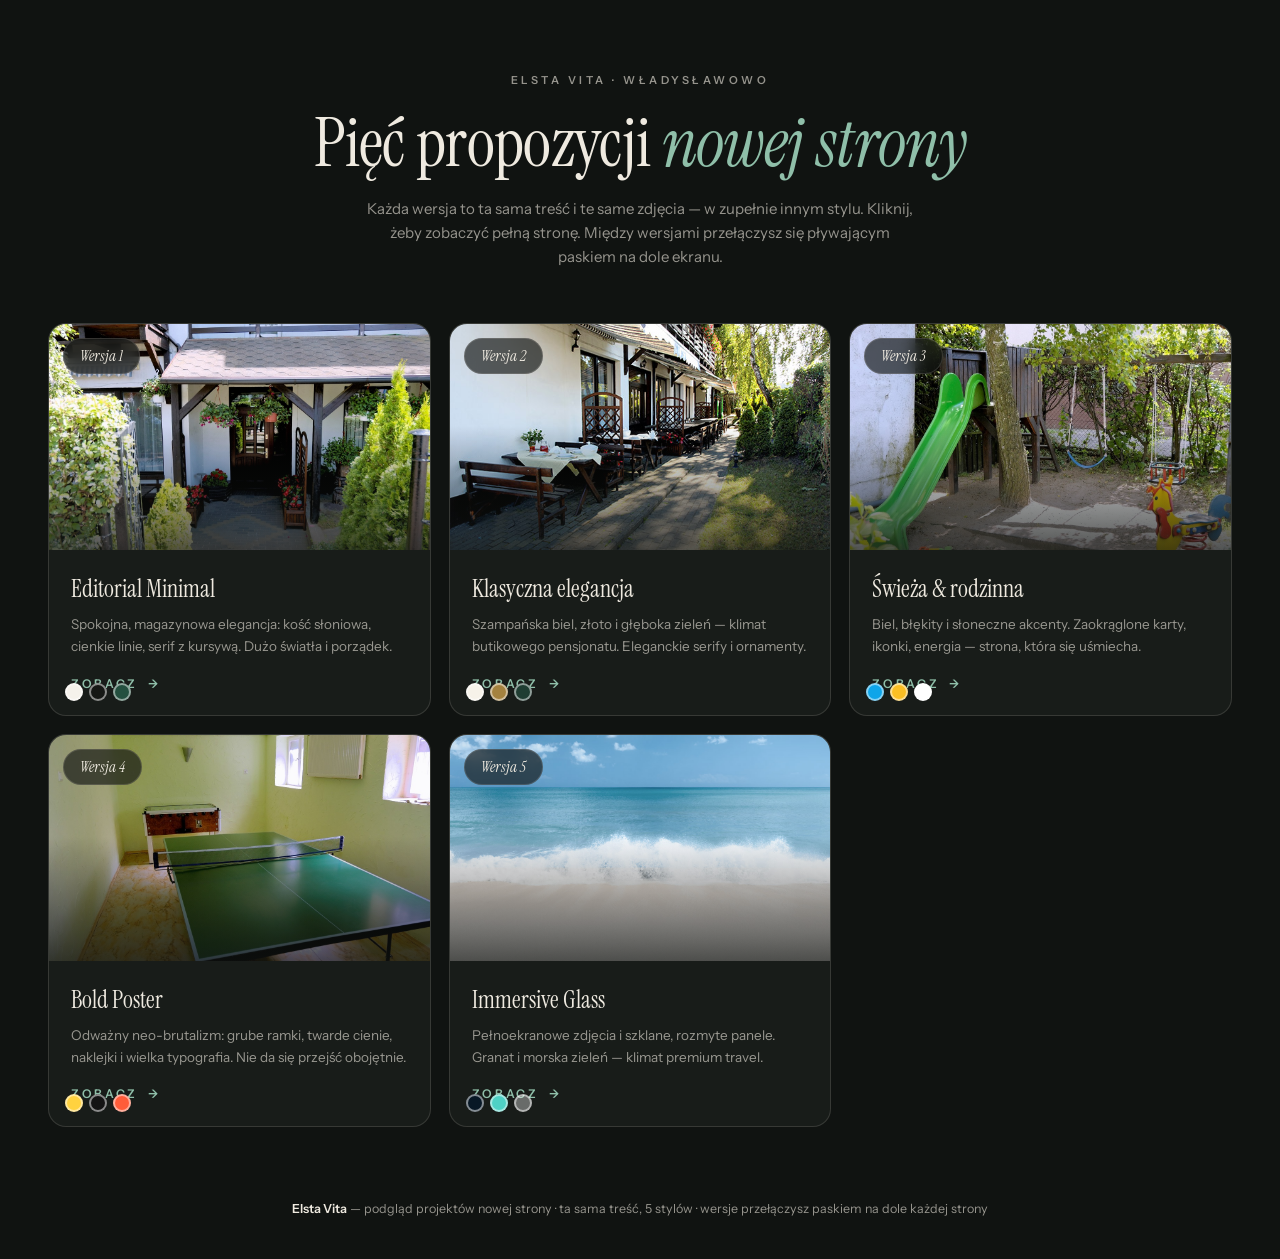
<file: index.html>
<!doctype html>
<html lang="pl">
<head>
  <meta charset="UTF-8">
  <meta name="viewport" content="width=device-width, initial-scale=1.0">
  <title>Elsta Vita — wybierz wersję strony</title>
  <meta name="description" content="5 propozycji nowej strony Elsta Vita — wybierz wersję do podglądu.">
  <link rel="icon" type="image/png" href="images/misc/logo.png">
  <link rel="preconnect" href="https://fonts.googleapis.com">
  <link rel="preconnect" href="https://fonts.gstatic.com" crossorigin>
  <link href="https://fonts.googleapis.com/css2?family=Instrument+Serif:ital@0;1&family=Instrument+Sans:wght@400;500;600&display=swap" rel="stylesheet">
  <style>
    :root{
      --bg:#101311; --card:#181c19; --txt:#efeae0; --mut:rgba(239,234,224,.6);
      --ln:rgba(239,234,224,.14); --ease:cubic-bezier(.22,1,.36,1);
      --serif:"Instrument Serif",Georgia,serif; --sans:"Instrument Sans",system-ui,sans-serif;
    }
    *{margin:0;padding:0;box-sizing:border-box}
    body{font-family:var(--sans);background:var(--bg);color:var(--txt);font-size:16px;line-height:1.6;-webkit-font-smoothing:antialiased;min-height:100svh}
    img{max-width:100%;display:block}
    a{color:inherit;text-decoration:none}
    .wrap{width:min(1240px,calc(100% - clamp(32px,8vw,96px)));margin-inline:auto;padding:clamp(44px,8vh,90px) 0 clamp(50px,8vh,80px)}
    header{text-align:center;margin-bottom:clamp(36px,6vh,64px)}
    header .eyebrow{font-size:11px;font-weight:600;letter-spacing:.32em;text-transform:uppercase;color:var(--mut);display:block;margin-bottom:18px}
    header h1{font-family:var(--serif);font-weight:400;font-size:clamp(34px,6.5vw,68px);line-height:1.05;letter-spacing:-.01em}
    header h1 em{font-style:italic;color:#8fbfa9}
    header p{color:var(--mut);max-width:560px;margin:18px auto 0;font-size:15px}
    .grid{display:grid;grid-template-columns:repeat(3,1fr);gap:18px}
    .card{background:var(--card);border:1px solid var(--ln);border-radius:18px;overflow:hidden;display:flex;flex-direction:column;transition:transform .35s var(--ease),border-color .35s;position:relative}
    .card:hover{transform:translateY(-6px);border-color:rgba(239,234,224,.35)}
    .card .ph{position:relative;aspect-ratio:16/9.5;overflow:hidden}
    .card .ph img{width:100%;height:100%;object-fit:cover;transition:transform .7s var(--ease)}
    .card:hover .ph img{transform:scale(1.06)}
    .card .ph::after{content:"";position:absolute;inset:0;background:linear-gradient(to top,rgba(16,19,17,.72),transparent 55%)}
    .card .num{position:absolute;top:14px;left:14px;z-index:2;font-family:var(--serif);font-style:italic;font-size:15px;background:rgba(16,19,17,.65);border:1px solid var(--ln);backdrop-filter:blur(8px);border-radius:100px;padding:5px 16px}
    .card .swatches{position:absolute;bottom:14px;left:16px;z-index:2;display:flex;gap:6px}
    .card .swatches i{width:18px;height:18px;border-radius:50%;border:2px solid rgba(255,255,255,.5)}
    .card .body{padding:20px 22px 22px;display:flex;flex-direction:column;flex:1}
    .card h2{font-family:var(--serif);font-weight:400;font-size:24px;margin-bottom:6px}
    .card p{font-size:13.5px;color:var(--mut);flex:1}
    .card .go{margin-top:16px;display:inline-flex;align-items:center;gap:10px;font-size:12px;font-weight:600;letter-spacing:.22em;text-transform:uppercase;color:#8fbfa9}
    .card .go span{transition:transform .3s var(--ease)}
    .card:hover .go span{transform:translateX(6px)}
    .card>a.cover{position:absolute;inset:0;z-index:3}
    footer{text-align:center;font-size:12.5px;color:var(--mut);padding-bottom:40px}
    footer b{color:var(--txt);font-weight:600}
    @media(max-width:980px){.grid{grid-template-columns:1fr 1fr}}
    @media(max-width:640px){.grid{grid-template-columns:1fr}}
  </style>
</head>
<body>
  <div class="wrap">
    <header>
      <span class="eyebrow">Elsta Vita · Władysławowo</span>
      <h1>Pięć propozycji <em>nowej strony</em></h1>
      <p>Każda wersja to ta sama treść i te same zdjęcia — w zupełnie innym stylu. Kliknij, żeby zobaczyć pełną stronę. Między wersjami przełączysz się pływającym paskiem na dole ekranu.</p>
    </header>

    <div class="grid">
      <article class="card">
        <div class="ph"><img src="images/gallery/DSC_5331_DxO-1280x720.jpg" alt="Wersja 1 — Editorial Minimal"></div>
        <span class="num">Wersja 1</span>
        <span class="swatches"><i style="background:#f5f2eb"></i><i style="background:#161815"></i><i style="background:#24503f"></i></span>
        <div class="body">
          <h2>Editorial Minimal</h2>
          <p>Spokojna, magazynowa elegancja: kość słoniowa, cienkie linie, serif z kursywą. Dużo światła i porządek.</p>
          <span class="go">Zobacz <span>→</span></span>
        </div>
        <a class="cover" href="w1.html" aria-label="Zobacz wersję 1"></a>
      </article>

      <article class="card">
        <div class="ph"><img src="images/bar/02.jpg" alt="Wersja 2 — Dark Luxury"></div>
        <span class="num">Wersja 2</span>
        <span class="swatches"><i style="background:#f6f2e9"></i><i style="background:#a4823f"></i><i style="background:#1f3d32"></i></span>
        <div class="body">
          <h2>Klasyczna elegancja</h2>
          <p>Szampańska biel, złoto i głęboka zieleń — klimat butikowego pensjonatu. Eleganckie serify i ornamenty.</p>
          <span class="go">Zobacz <span>→</span></span>
        </div>
        <a class="cover" href="w2.html" aria-label="Zobacz wersję 2"></a>
      </article>

      <article class="card">
        <div class="ph"><img src="images/gallery/DSC_5334_DxO-1280x720.jpg" alt="Wersja 3 — Świeża rodzinna"></div>
        <span class="num">Wersja 3</span>
        <span class="swatches"><i style="background:#0ea5e9"></i><i style="background:#fbbf24"></i><i style="background:#ffffff"></i></span>
        <div class="body">
          <h2>Świeża &amp; rodzinna</h2>
          <p>Biel, błękity i słoneczne akcenty. Zaokrąglone karty, ikonki, energia — strona, która się uśmiecha.</p>
          <span class="go">Zobacz <span>→</span></span>
        </div>
        <a class="cover" href="w3.html" aria-label="Zobacz wersję 3"></a>
      </article>

      <article class="card">
        <div class="ph"><img src="images/gallery/DSC_5343_DxO-1280x720.jpg" alt="Wersja 4 — Bold Poster"></div>
        <span class="num">Wersja 4</span>
        <span class="swatches"><i style="background:#ffd23f"></i><i style="background:#141414"></i><i style="background:#ff5c39"></i></span>
        <div class="body">
          <h2>Bold Poster</h2>
          <p>Odważny neo-brutalizm: grube ramki, twarde cienie, naklejki i wielka typografia. Nie da się przejść obojętnie.</p>
          <span class="go">Zobacz <span>→</span></span>
        </div>
        <a class="cover" href="w4.html" aria-label="Zobacz wersję 4"></a>
      </article>

      <article class="card">
        <div class="ph"><img src="images/misc/background.jpg" alt="Wersja 5 — Immersive Glass"></div>
        <span class="num">Wersja 5</span>
        <span class="swatches"><i style="background:#081826"></i><i style="background:#4fd1c5"></i><i style="background:rgba(255,255,255,.35)"></i></span>
        <div class="body">
          <h2>Immersive Glass</h2>
          <p>Pełnoekranowe zdjęcia i szklane, rozmyte panele. Granat i morska zieleń — klimat premium travel.</p>
          <span class="go">Zobacz <span>→</span></span>
        </div>
        <a class="cover" href="w5.html" aria-label="Zobacz wersję 5"></a>
      </article>
    </div>
  </div>

  <footer>
    <b>Elsta Vita</b> — podgląd projektów nowej strony · ta sama treść, 5 stylów · wersje przełączysz paskiem na dole każdej strony
  </footer>
</body>
</html>
</file>
